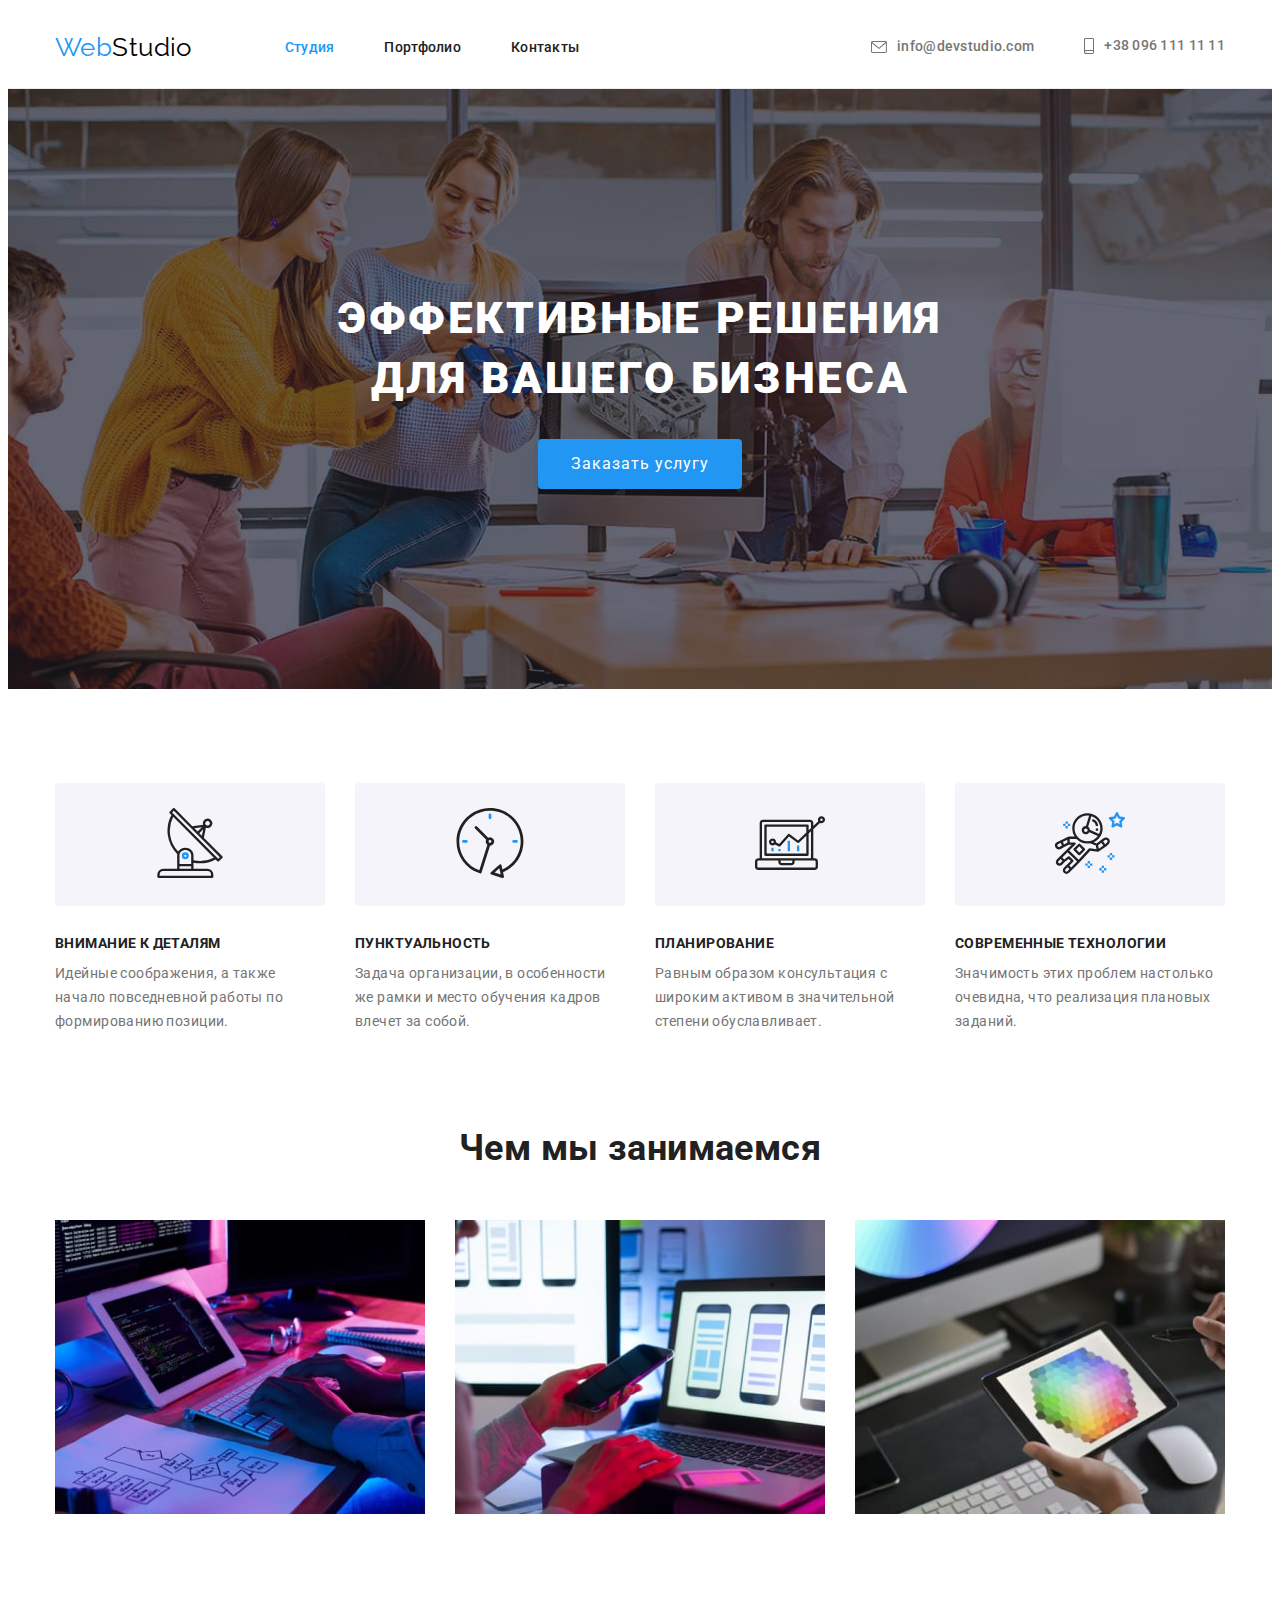
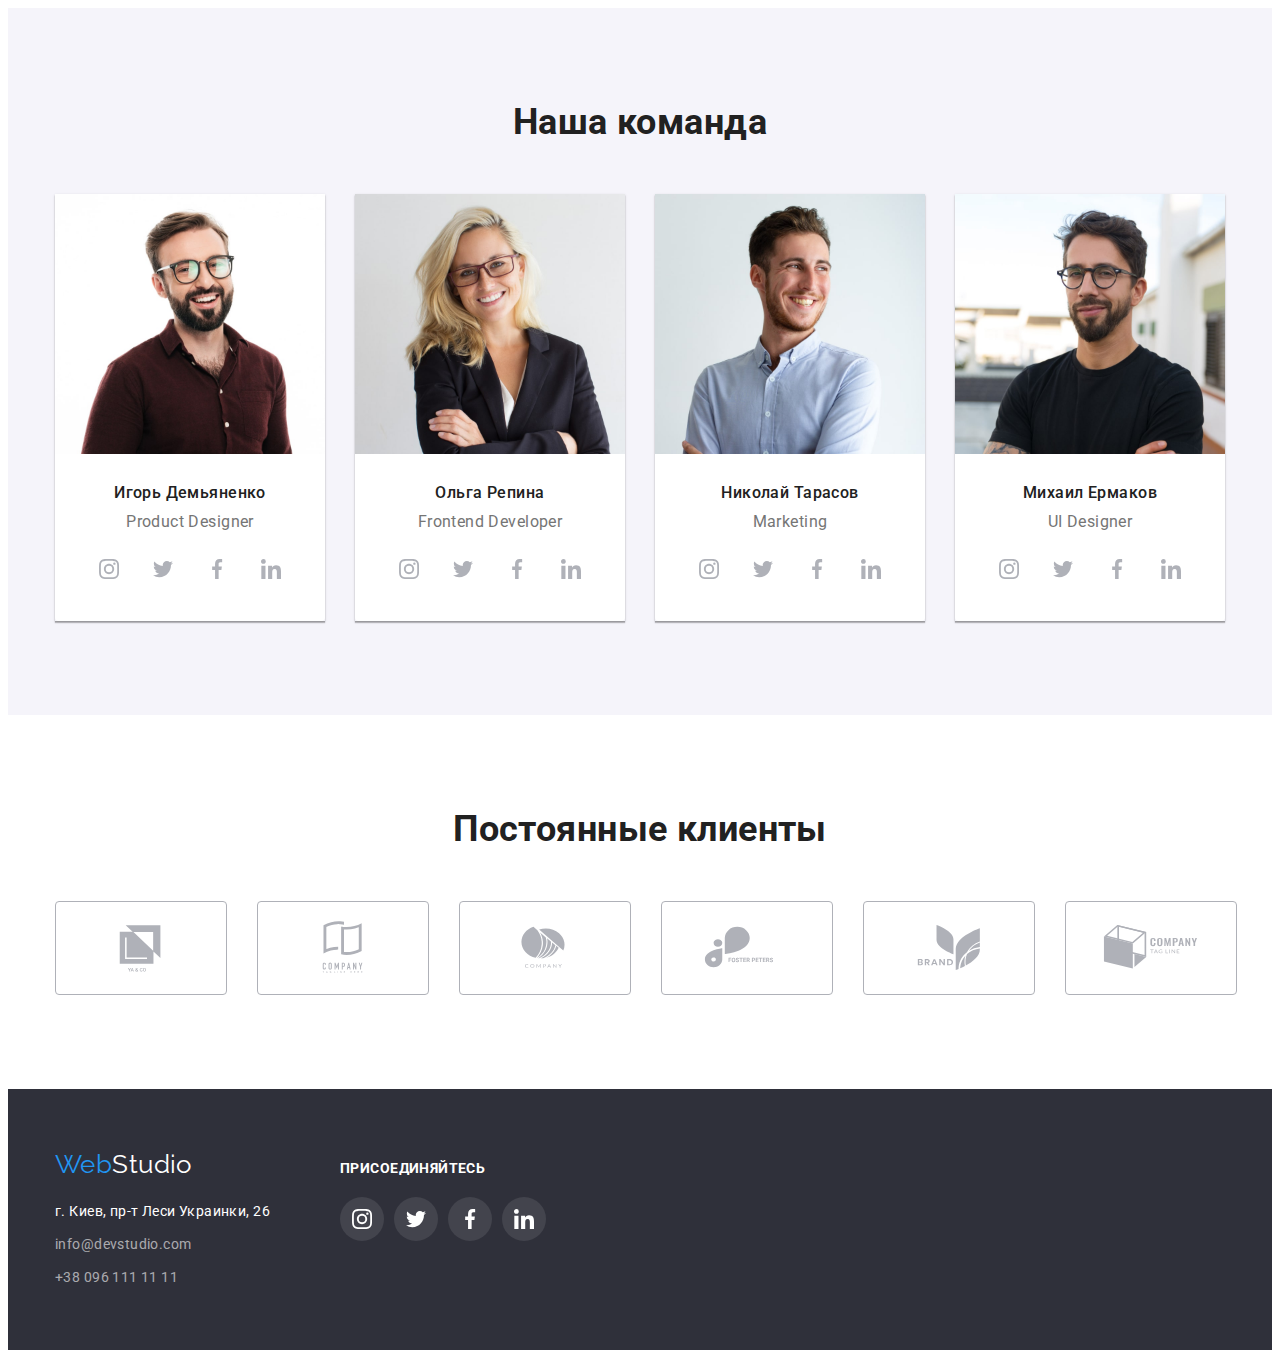
<file: index.html>
<!DOCTYPE html>
<html lang="ru">
  <head>
    <meta charset="UTF-8" />
    <meta http-equiv="X-UA-Compatible" content="IE=edge" />
    <meta name="viewport" content="width=device-width, initial-scale=1.0" />
    <title>Студия</title>
    <!-- Fonts -->
    <link rel="preconnect" href="https://fonts.googleapis.com" />
    <link rel="preconnect" href="https://fonts.gstatic.com" crossorigin />
    <link href="https://fonts.googleapis.com/css2?family=Raleway:wght@700&family=Roboto:wght@400;500;700;900&display=swap" rel="stylesheet" />
    <!-- Modern-normalize -->
    <link
      rel="stylesheet"
      href="https://cdnjs.cloudflare.com/ajax/libs/modern-normalize/1.0.0/modern-normalize.min.css"
      integrity="sha512-ISS7cAi1PEhQ8jnbJpJZMd29NlhNj4AWYyLOSp2CE/CsHxTCu+r+t0D2yoJudVrd0/8fTVPUVDzY5Tvli75u/g=="
      crossorigin="anonymous"
      referrerpolicy="no-referrer"
    />
    <!-- Style -->
    <link rel="stylesheet" href="./css/style.css" />
  </head>
  <body>
    <!--Header-start-->
    <header class="page-header">
      <!-- Header menu -->
      <div class="container">
        <div class="header-inner">
          <nav class="nav-menu">
            <a class="link logo" href="./index.html"><span>Web</span>Studio</a>
            <ul class="menu-list list">
              <li class="menu-item">
                <a class="link menu-link activ-link current" href="./index.html">Студия</a>
              </li>

              <li class="menu-item">
                <a class="link menu-link" href="./portfolio.html">Портфолио</a>
              </li>

              <li class="menu-item">
                <a class="link menu-link" href="#">Контакты</a>
              </li>
            </ul>
          </nav>

          <!-- Header contact -->
          <ul class="menu-adress-list list">
            <li class="menu-adress-item">
              <a class="link address-link" href="mailto:info@devstudio.com">
                <svg class="svg header-mail" width="16" height="12">
                  <use href="./img/symbol-defs.svg#icon-envelope"></use>
                </svg>
                info@devstudio.com</a
              >
            </li>
            <li class="menu-adress-item">
              <a class="link address-link" href="tel:+380961111111">
                <svg class="svg header-tel" width="10" height="16">
                  <use href="./img/symbol-defs.svg#icon-smartphone"></use>
                </svg>
                +38 096 111 11 11</a
              >
            </li>
          </ul>
        </div>
      </div>
    </header>
    <!--Header-end-->

    <!--Hero-start-->
    <main class="main">
      <section class="section section-hero">
        <div class="container">
          <h1 class="title-hero">Эффективные решения для вашего бизнеса</h1>
          <button class="btn btn-hero" type="button">Заказать услугу</button>
        </div>
      </section>
      <!--Hero-end-->

      <!--About-start-->
      <section class="section section-about">
        <h2 class="visually-hidden">Особенности</h2>
        <div class="container">
          <ul class="about-list list">
            <li class="about-item">
              <div class="about-item-svgbox">
                <svg class="about-item-svg" width="70" height="70">
                  <use href="./img/symbol-defs.svg#icon-antenna-1"></use>
                </svg>
              </div>
              <h3 class="about-item-title">Внимание к деталям</h3>
              <p class="about-item-descr">Идейные соображения, а также начало повседневной работы по формированию позиции.</p>
            </li>

            <li class="about-item">
              <div class="about-item-svgbox">
                <svg class="about-item-svg" width="70" height="70">
                  <use href="./img/symbol-defs.svg#icon-clock-1"></use>
                </svg>
              </div>
              <h3 class="about-item-title">Пунктуальность</h3>
              <p class="about-item-descr">Задача организации, в особенности же рамки и место обучения кадров влечет за собой.</p>
            </li>

            <li class="about-item">
              <div class="about-item-svgbox">
                <svg class="about-item-svg" width="70" height="70">
                  <use href="./img/symbol-defs.svg#icon-diagram-1"></use>
                </svg>
              </div>
              <h3 class="about-item-title">Планирование</h3>
              <p class="about-item-descr">Равным образом консультация с широким активом в значительной степени обуславливает.</p>
            </li>

            <li class="about-item">
              <div class="about-item-svgbox">
                <svg class="about-item-svg" width="70" height="70">
                  <use href="./img/symbol-defs.svg#icon-astronaut-1"></use>
                </svg>
              </div>
              <h3 class="about-item-title">Современные технологии</h3>
              <p class="about-item-descr">Значимость этих проблем настолько очевидна, что реализация плановых заданий.</p>
            </li>
          </ul>
        </div>
      </section>

      <!-- Section-how -->
      <section class="section section-how">
        <div class="container">
          <h2 class="title-how title">Чем мы занимаемся</h2>
          <ul class="how-list list">
            <li class="how-item">
              <img class="how-img" src="./img/1.jpg" alt="development" width="370" height="294" />
            </li>

            <li class="how-item">
              <img class="how-img" src="./img/2.jpg" alt="marketing" width="370" height="294" />
            </li>

            <li class="how-item">
              <img class="how-img" src="./img/3.jpg" alt="design" width="370" height="294" />
            </li>
          </ul>
        </div>
      </section>
      <!--About-end-->

      <!--Team-start-->
      <section class="section section-team">
        <div class="container">
          <h2 class="team-title title">Наша команда</h2>
          <ul class="team-list list">
            <li class="team-item">
              <img class="team-img" src="./img/4.jpg" alt="Игорь Демьяненко" width="270" height="260" />
              <div class="team-card-info">
                <h3 class="team-name-title">Игорь Демьяненко</h3>
                <p class="team-job-descr">Product Designer</p>
                <ul class="team-icon-list list">
                  <li class="team-icon-item">
                    <a href="#" class="team-icon-link link">
                      <svg class="team-icon-svg" width="20" height="20">
                        <use href="./img/symbol-defs.svg#icon-instagram-2"></use>
                      </svg>
                    </a>
                  </li>

                  <li class="team-icon-item">
                    <a href="#" class="team-icon-link link">
                      <svg class="team-icon-svg" width="20" height="20">
                        <use href="./img/symbol-defs.svg#icon-twitter-1"></use>
                      </svg>
                    </a>
                  </li>

                  <li class="team-icon-item">
                    <a href="#" class="team-icon-link link">
                      <svg class="team-icon-svg" width="20" height="20">
                        <use href="./img/symbol-defs.svg#icon-facebook-1"></use>
                      </svg>
                    </a>
                  </li>

                  <li class="team-icon-item">
                    <a href="#" class="team-icon-link link">
                      <svg class="team-icon-svg" width="20" height="20">
                        <use href="./img/symbol-defs.svg#icon-linkedin-1"></use>
                      </svg>
                    </a>
                  </li>
                </ul>
              </div>
            </li>

            <li class="team-item">
              <img class="team-img" src="./img/5.jpg" alt="Ольга Репина" width="270" height="260" />
              <div class="team-card-info">
                <h3 class="team-name-title">Ольга Репина</h3>
                <p class="team-job-descr">Frontend Developer</p>
                <ul class="team-icon-list list">
                  <li class="team-icon-item">
                    <a href="#" class="team-icon-link link">
                      <svg class="team-icon-svg" width="20" height="20">
                        <use href="./img/symbol-defs.svg#icon-instagram-2"></use>
                      </svg>
                    </a>
                  </li>

                  <li class="team-icon-item">
                    <a href="#" class="team-icon-link link">
                      <svg class="team-icon-svg" width="20" height="20">
                        <use href="./img/symbol-defs.svg#icon-twitter-1"></use>
                      </svg>
                    </a>
                  </li>

                  <li class="team-icon-item">
                    <a href="#" class="team-icon-link link">
                      <svg class="team-icon-svg" width="20" height="20">
                        <use href="./img/symbol-defs.svg#icon-facebook-1"></use>
                      </svg>
                    </a>
                  </li>

                  <li class="team-icon-item">
                    <a href="#" class="team-icon-link link">
                      <svg class="team-icon-svg" width="20" height="20">
                        <use href="./img/symbol-defs.svg#icon-linkedin-1"></use>
                      </svg>
                    </a>
                  </li>
                </ul>
              </div>
            </li>

            <li class="team-item">
              <img class="team-img" src="./img/6.jpg" alt="Николай Тарасов" width="270" height="260" />
              <div class="team-card-info">
                <h3 class="team-name-title">Николай Тарасов</h3>
                <p class="team-job-descr">Marketing</p>
                <ul class="team-icon-list list">
                  <li class="team-icon-item">
                    <a href="#" class="team-icon-link link">
                      <svg class="team-icon-svg" width="20" height="20">
                        <use href="./img/symbol-defs.svg#icon-instagram-2"></use>
                      </svg>
                    </a>
                  </li>

                  <li class="team-icon-item">
                    <a href="#" class="team-icon-link link">
                      <svg class="team-icon-svg" width="20" height="20">
                        <use href="./img/symbol-defs.svg#icon-twitter-1"></use>
                      </svg>
                    </a>
                  </li>

                  <li class="team-icon-item">
                    <a href="#" class="team-icon-link link">
                      <svg class="team-icon-svg" width="20" height="20">
                        <use href="./img/symbol-defs.svg#icon-facebook-1"></use>
                      </svg>
                    </a>
                  </li>

                  <li class="team-icon-item">
                    <a href="#" class="team-icon-link link">
                      <svg class="team-icon-svg" width="20" height="20">
                        <use href="./img/symbol-defs.svg#icon-linkedin-1"></use>
                      </svg>
                    </a>
                  </li>
                </ul>
              </div>
            </li>

            <li class="team-item">
              <img class="team-img" src="./img/7.jpg" alt="Михаил Ермаков" width="270" height="260" />
              <div class="team-card-info">
                <h3 class="team-name-title">Михаил Ермаков</h3>
                <p class="team-job-descr">UI Designer</p>
                <ul class="team-icon-list list">
                  <li class="team-icon-item">
                    <a href="#" class="team-icon-link link">
                      <svg class="team-icon-svg" width="20" height="20">
                        <use href="./img/symbol-defs.svg#icon-instagram-2"></use>
                      </svg>
                    </a>
                  </li>

                  <li class="team-icon-item">
                    <a href="#" class="team-icon-link link">
                      <svg class="team-icon-svg" width="20" height="20">
                        <use href="./img/symbol-defs.svg#icon-twitter-1"></use>
                      </svg>
                    </a>
                  </li>

                  <li class="team-icon-item">
                    <a href="#" class="team-icon-link link">
                      <svg class="team-icon-svg" width="20" height="20">
                        <use href="./img/symbol-defs.svg#icon-facebook-1"></use>
                      </svg>
                    </a>
                  </li>

                  <li class="team-icon-item">
                    <a href="#" class="team-icon-link link">
                      <svg class="team-icon-svg" width="20" height="20">
                        <use href="./img/symbol-defs.svg#icon-linkedin-1"></use>
                      </svg>
                    </a>
                  </li>
                </ul>
              </div>
            </li>
          </ul>
        </div>
      </section>
      <!--Team-end-->

      <!-- Section-clients -->
      <section class="section section-clients">
        <div class="container">
          <h2 class="clients-title title">Постоянные клиенты</h2>

          <ul class="clients-list list">
            <li class="clients-item">
              <a href="#" class="clients-link">
                <svg class="clients-svg svg" width="106" height="60">
                  <use href="./img/symbol-defs.svg#icon-yaco1"></use>
                </svg>
              </a>
            </li>

            <li class="clients-item">
              <a href="#" class="clients-link">
                <svg class="clients-svg svg" width="106" height="60">
                  <use href="./img/symbol-defs.svg#icon-taglinehere"></use>
                </svg>
              </a>
            </li>

            <li class="clients-item">
              <a href="#" class="clients-link">
                <svg class="clients-svg svg" width="106" height="60">
                  <use href="./img/symbol-defs.svg#icon-company3"></use>
                </svg>
              </a>
            </li>

            <li class="clients-item">
              <a href="#" class="clients-link">
                <svg class="clients-svg svg" width="106" height="60">
                  <use href="./img/symbol-defs.svg#icon-fosterpeters"></use>
                </svg>
              </a>
            </li>

            <li class="clients-item">
              <a href="#" class="clients-link">
                <svg class="clients-svg svg" width="106" height="60">
                  <use href="./img/symbol-defs.svg#icon-brand"></use>
                </svg>
              </a>
            </li>

            <li class="clients-item">
              <a href="#" class="clients-link">
                <svg class="clients-svg svg" width="106" height="60">
                  <use href="./img/symbol-defs.svg#icon-companylast"></use>
                </svg>
              </a>
            </li>
          </ul>
        </div>
      </section>
      <!-- /Section-clients-->

      <!--Footer-start-->
      <footer class="footer">
        <div class="container">
          <div class="footer-inner">
            <div class="footer-info">
              <a class="link logo logo-footer" href="./index.html"><span>Web</span>Studio</a>
              <address class="footer-address">
                <ul class="address-list list">
                  <li class="address-item address-str">
                    <a class="link footer-address-link current" href="https://goo.gl/maps/piqngm7oDQpEDh6u6" target="_blank" rel="noopener nofollow noreferrer"
                      >г. Киев, пр-т Леси Украинки, 26</a
                    >
                  </li>
                  <li class="address-item">
                    <a class="link footer-address-link email" href="mailto:info@devstudio.com">info@devstudio.com</a>
                  </li>
                  <li class="address-item">
                    <a class="link footer-address-link tel" href="tel:+380961111111">+38 096 111 11 11</a>
                  </li>
                </ul>
              </address>
            </div>

            <div class="footer-soc">
              <h2 class="footer-soc-title">присоединяйтесь</h2>
              <ul class="footer-soc-list list">
                <li class="footer-soc-item">
                  <a href="#" class="footer-soc-link link">
                    <svg class="footer-soc-svg svg" width="20" height="20">
                      <use href="./img/symbol-defs.svg#icon-instagram-2"></use>
                    </svg>
                  </a>
                </li>

                <li class="footer-soc-item">
                  <a href="#" class="footer-soc-link link">
                    <svg class="footer-soc-svg svg" width="20" height="20">
                      <use href="./img/symbol-defs.svg#icon-twitter-1"></use>
                    </svg>
                  </a>
                </li>

                <li class="footer-soc-item">
                  <a href="#" class="footer-soc-link link">
                    <svg class="footer-soc-svg svg" width="20" height="20">
                      <use href="./img/symbol-defs.svg#icon-facebook-1"></use>
                    </svg>
                  </a>
                </li>

                <li class="footer-soc-item">
                  <a href="#" class="footer-soc-link link">
                    <svg class="footer-soc-svg svg" width="20" height="20">
                      <use href="./img/symbol-defs.svg#icon-linkedin-1"></use>
                    </svg>
                  </a>
                </li>
              </ul>
            </div>
          </div>
        </div>
      </footer>
      <!--Footer-end-->
    </main>
  </body>
</html>
</file>
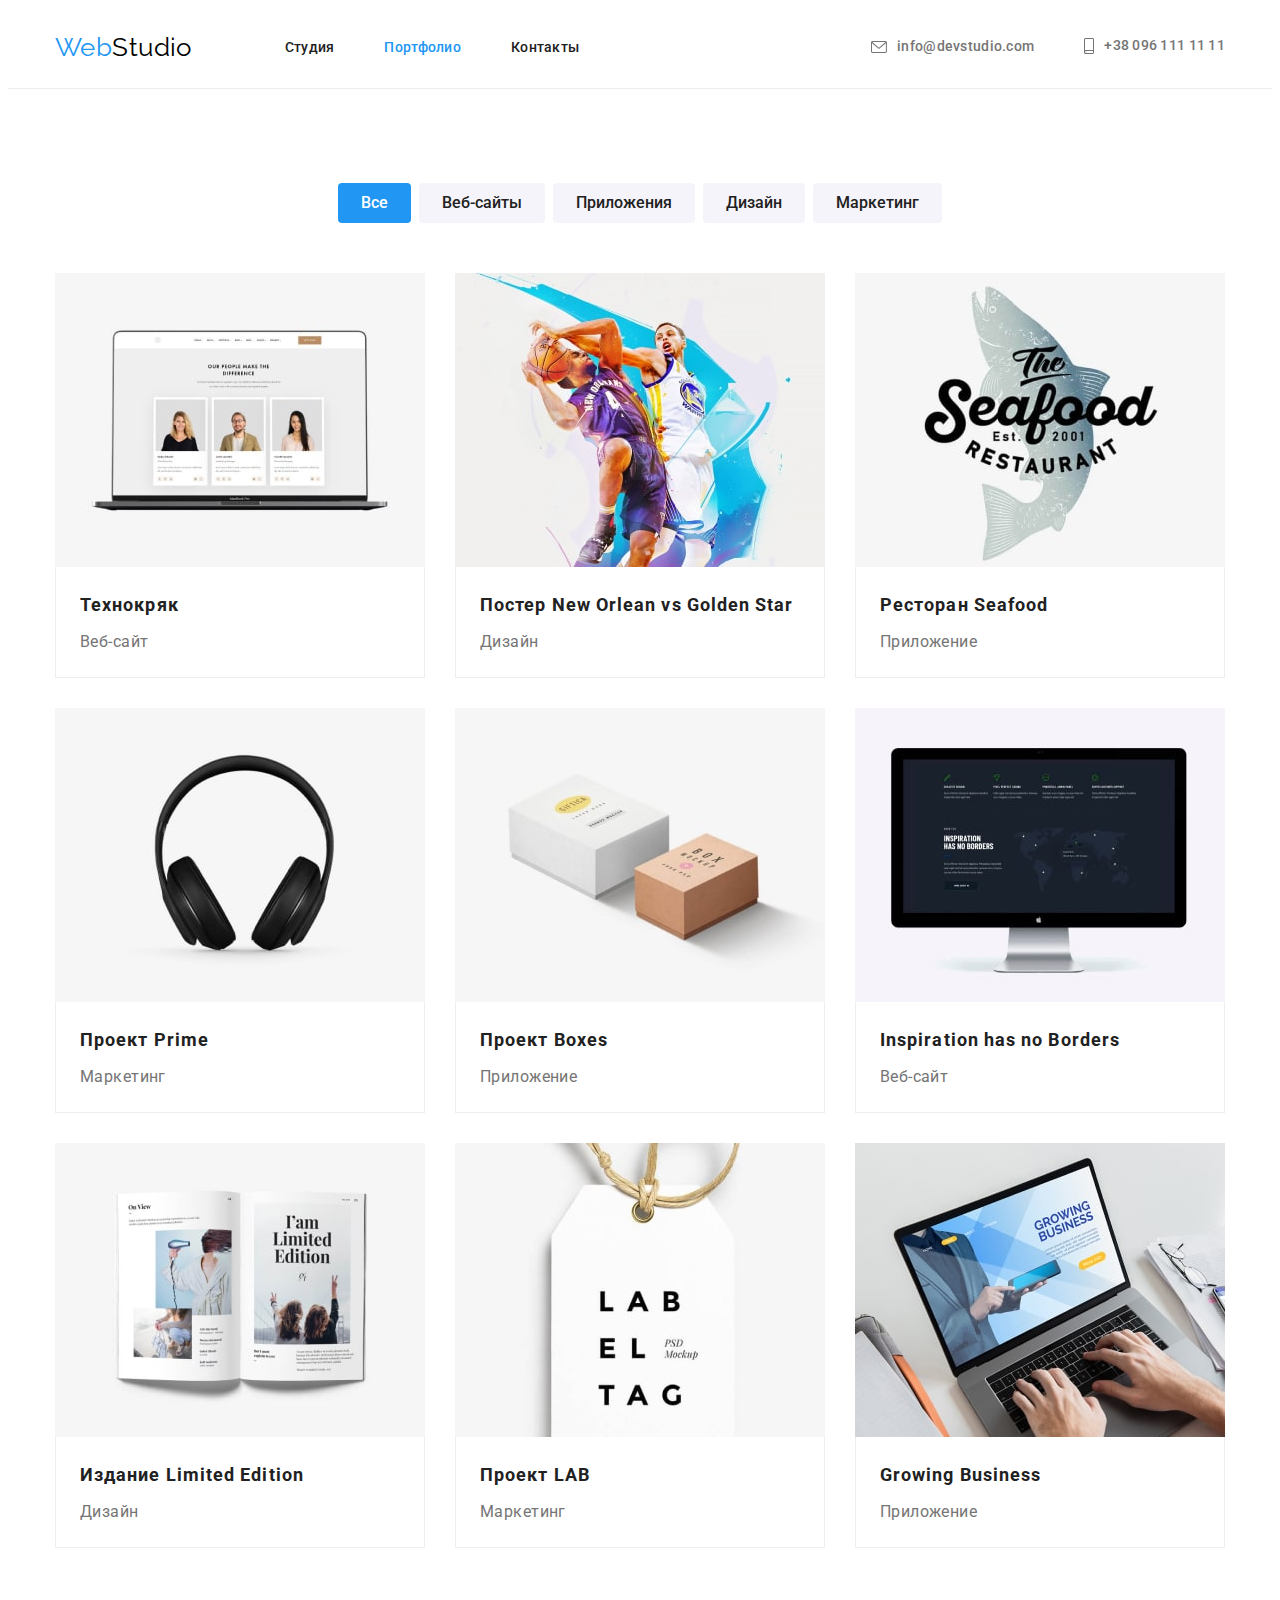
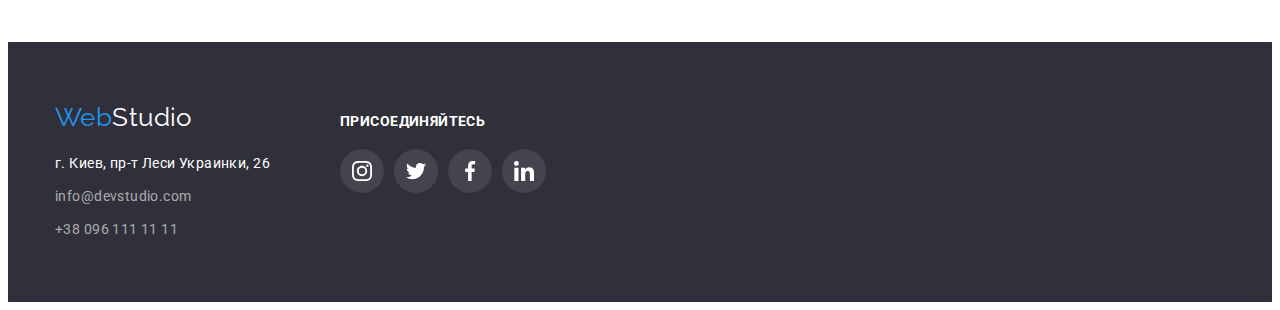
<file: portfolio.html>
<!DOCTYPE html>
<html lang="ru">
  <head>
    <meta charset="UTF-8" />
    <meta http-equiv="X-UA-Compatible" content="IE=edge" />
    <meta name="viewport" content="width=device-width, initial-scale=1.0" />
    <title>Студия</title>
    <!-- Fonts -->
    <link rel="preconnect" href="https://fonts.googleapis.com" />
    <link rel="preconnect" href="https://fonts.gstatic.com" crossorigin />
    <link href="https://fonts.googleapis.com/css2?family=Raleway:wght@700&family=Roboto:wght@400;500;700;900&display=swap" rel="stylesheet" />
    <!-- Modern-normalize -->
    <link
      rel="stylesheet"
      href="https://cdnjs.cloudflare.com/ajax/libs/modern-normalize/1.0.0/modern-normalize.min.css"
      integrity="sha512-ISS7cAi1PEhQ8jnbJpJZMd29NlhNj4AWYyLOSp2CE/CsHxTCu+r+t0D2yoJudVrd0/8fTVPUVDzY5Tvli75u/g=="
      crossorigin="anonymous"
      referrerpolicy="no-referrer"
    />
    <!-- Style -->
    <link rel="stylesheet" href="./css/style.css" />
  </head>
  <body>
    <!--Header-start-->
    <header class="page-header">
      <!-- Header menu -->
      <div class="container">
        <div class="header-inner">
          <nav class="nav-menu">
            <a class="link logo" href="./index.html"><span>Web</span>Studio</a>
            <ul class="menu-list list">
              <li class="menu-item">
                <a class="link menu-link" href="./index.html">Студия</a>
              </li>

              <li class="menu-item">
                <a class="link menu-link activ-link current" href="./portfolio.html">Портфолио</a>
              </li>

              <li class="menu-item">
                <a class="link menu-link" href="#">Контакты</a>
              </li>
            </ul>
          </nav>

          <!-- Header contact -->
          <ul class="menu-adress-list list">
            <li class="menu-adress-item">
              <a class="link address-link" href="mailto:info@devstudio.com">
                <svg class="svg header-mail" width="16" height="12">
                  <use href="./img/symbol-defs.svg#icon-envelope"></use>
                </svg>
                info@devstudio.com</a
              >
            </li>
            <li class="menu-adress-item">
              <a class="link address-link" href="tel:+380961111111">
                <svg class="svg header-tel" width="10" height="16">
                  <use href="./img/symbol-defs.svg#icon-smartphone"></use>
                </svg>
                +38 096 111 11 11</a
              >
            </li>
          </ul>
        </div>
      </div>
    </header>
    <!--Header-end-->

    <!--Start-main-->
    <main>
      <section class="section section-portfolio">
        <h1 class="visually-hidden">Портфолио</h1>

        <!-- Portfolio button -->
        <div class="container">
          <ul class="portfolio-filter list">
            <li class="portfolio-filter-item">
              <button class="btn-filter current" type="button">Все</button>
            </li>
            <li class="portfolio-filter-item">
              <button class="btn-filter" type="button">Веб-сайты</button>
            </li>
            <li class="portfolio-filter-item">
              <button class="btn-filter" type="button">Приложения</button>
            </li>
            <li class="portfolio-filter-item">
              <button class="btn-filter" type="button">Дизайн</button>
            </li>
            <li class="portfolio-filter-item">
              <button class="btn-filter" type="button">Маркетинг</button>
            </li>
          </ul>

          <!-- Portfolio card -->
          <ul class="portfolio-list list">
            <li class="portfolio-item">
              <a class="link portfolio-box-link" href="./portfolio.html">
                <img class="portfolio-item-img" src="./img/portfolio/16.jpg" alt="Технокряк" width="370" height="294" />
                <div class="portfolio-card-info">
                  <h2 class="portfolio-item-title">Технокряк</h2>
                  <p class="portfolio-item-descr">Веб-сайт</p>
                </div>
              </a>
            </li>

            <li class="portfolio-item">
              <a class="link portfolio-box-link" href="./portfolio.html">
                <img class="portfolio-item-img" src="./img/portfolio/8.jpg" alt="Постер New Orlean vs Golden Star" width="370" height="294" />
                <div class="portfolio-card-info">
                  <h2 class="portfolio-item-title">Постер New Orlean vs Golden Star</h2>
                  <p class="portfolio-item-descr">Дизайн</p>
                </div>
              </a>
            </li>

            <li class="portfolio-item">
              <a class="link portfolio-box-link" href="./portfolio.html">
                <img class="portfolio-item-img" src="./img/portfolio/9.jpg" alt="Ресторан Seafood" width="370" height="294" />
                <div class="portfolio-card-info">
                  <h2 class="portfolio-item-title">Ресторан Seafood</h2>
                  <p class="portfolio-item-descr">Приложение</p>
                </div>
              </a>
            </li>

            <li class="portfolio-item">
              <a class="link portfolio-box-link" href="./portfolio.html">
                <img class="portfolio-item-img" src="./img/portfolio/10.jpg" alt="Проект Prime" width="370" height="294" />
                <div class="portfolio-card-info">
                  <h2 class="portfolio-item-title">Проект Prime</h2>
                  <p class="portfolio-item-descr">Маркетинг</p>
                </div>
              </a>
            </li>

            <li class="portfolio-item">
              <a class="link portfolio-box-link" href="./portfolio.html">
                <img class="portfolio-item-img" src="./img/portfolio/11.jpg" alt="Проект Boxes" width="370" height="294" />
                <div class="portfolio-card-info">
                  <h2 class="portfolio-item-title">Проект Boxes</h2>
                  <p class="portfolio-item-descr">Приложение</p>
                </div>
              </a>
            </li>

            <li class="portfolio-item">
              <a class="link portfolio-box-link" href="./portfolio.html">
                <img class="portfolio-item-img" src="./img/portfolio/12.jpg" alt="Inspiration has no Borders" width="370" height="294" />
                <div class="portfolio-card-info">
                  <h2 class="portfolio-item-title">Inspiration has no Borders</h2>
                  <p class="portfolio-item-descr">Веб-сайт</p>
                </div>
              </a>
            </li>

            <li class="portfolio-item">
              <a class="link portfolio-box-link" href="./portfolio.html">
                <img class="portfolio-item-img" src="./img/portfolio/13.jpg" alt="Издание Limited Edition" width="370" height="294" />
                <div class="portfolio-card-info">
                  <h2 class="portfolio-item-title">Издание Limited Edition</h2>
                  <p class="portfolio-item-descr">Дизайн</p>
                </div>
              </a>
            </li>

            <li class="portfolio-item">
              <a class="link portfolio-box-link" href="./portfolio.html">
                <img class="portfolio-item-img" src="./img/portfolio/14.jpg" alt="Проект LAB" width="370" height="294" />
                <div class="portfolio-card-info">
                  <h2 class="portfolio-item-title">Проект LAB</h2>
                  <p class="portfolio-item-descr">Маркетинг</p>
                </div>
              </a>
            </li>

            <li class="portfolio-item">
              <a class="link portfolio-box-link" href="./portfolio.html">
                <img class="portfolio-item-img" src="./img/portfolio/15.jpg" alt="Growing Business" width="370" height="294" />
                <div class="portfolio-card-info">
                  <h2 class="portfolio-item-title">Growing Business</h2>
                  <p class="portfolio-item-descr">Приложение</p>
                </div>
              </a>
            </li>
          </ul>
        </div>
      </section>
    </main>
    <!--End-main-->

    <!--Footer-start-->
    <footer class="footer">
      <div class="container">
        <div class="footer-inner">
          <div class="footer-info">
            <a class="link logo logo-footer" href="./index.html"><span>Web</span>Studio</a>
            <address class="footer-address">
              <ul class="address-list list">
                <li class="address-item address-str">
                  <a class="link footer-address-link current" href="https://goo.gl/maps/piqngm7oDQpEDh6u6" target="_blank" rel="noopener nofollow noreferrer"
                    >г. Киев, пр-т Леси Украинки, 26</a
                  >
                </li>
                <li class="address-item">
                  <a class="link footer-address-link email" href="mailto:info@devstudio.com">info@devstudio.com</a>
                </li>
                <li class="address-item">
                  <a class="link footer-address-link tel" href="tel:+380961111111">+38 096 111 11 11</a>
                </li>
              </ul>
            </address>
          </div>

          <div class="footer-soc">
            <h2 class="footer-soc-title">присоединяйтесь</h2>
            <ul class="footer-soc-list list">
              <li class="footer-soc-item">
                <a href="#" class="footer-soc-link link">
                  <svg class="footer-soc-svg svg" width="20" height="20">
                    <use href="./img/symbol-defs.svg#icon-instagram-2"></use>
                  </svg>
                </a>
              </li>

              <li class="footer-soc-item">
                <a href="#" class="footer-soc-link link">
                  <svg class="footer-soc-svg svg" width="20" height="20">
                    <use href="./img/symbol-defs.svg#icon-twitter-1"></use>
                  </svg>
                </a>
              </li>

              <li class="footer-soc-item">
                <a href="#" class="footer-soc-link link">
                  <svg class="footer-soc-svg svg" width="20" height="20">
                    <use href="./img/symbol-defs.svg#icon-facebook-1"></use>
                  </svg>
                </a>
              </li>

              <li class="footer-soc-item">
                <a href="#" class="footer-soc-link link">
                  <svg class="footer-soc-svg svg" width="20" height="20">
                    <use href="./img/symbol-defs.svg#icon-linkedin-1"></use>
                  </svg>
                </a>
              </li>
            </ul>
          </div>
        </div>
      </div>
    </footer>
    <!--Footer-end-->
  </body>
</html>
</file>
<file: css/style.css>
:root {
  --title-color: #212121;
  --description-color: #757575;
  --white-color: #fff;
  --main-acent-color: #2196f3;
  --bg-white-color: #f5f4fa;
  --bg-gray-color: #2f303a;
  --black-color: #000;
  --footer-color: rgba(255, 255, 255, 0.6);
  --header-border-color: #ececec;
  --btn-hero-hover: #188ce8;
  --icon-color: #afb1b8;
  --bg-footer-icon-color: #43444d;
}

html {
  box-sizing: border-box;
}
*,
*::after,
*::before {
  box-sizing: inherit;
}
/* Стили для обнуления верхних отступов у элементов */
h1,
h2,
h3,
h4,
h5,
h6,
p {
  margin-top: 0;
  margin-bottom: 0;
}
/* Класс для обнуления базовых свойств у списков (ul) */
ul {
  padding-left: 0;
  margin: 0;
}
/* Класс для обнуления базовых свойств у ссылок */
a {
  color: inherit;
}
/* Свойства для корректного отображения картинок */
img {
  display: block;
  max-width: 100%;
  height: auto;
}

address {
  font-style: inherit;
}

.list {
  list-style: none;
}
.link {
  text-decoration: none;
}

.visually-hidden {
  position: absolute;
  width: 1px;
  height: 1px;
  margin: -1px;
  border: 0;
  padding: 0;
  white-space: nowrap;
  clip-path: inset(100%);
  clip: rect(0 0 0 0);
  overflow: hidden;
}

.title {
  font-size: 36px;
  line-height: 1.16;
  text-align: center;
  color: var(--title-color);
}

.container {
  width: 1200px;
  padding-left: 15px;
  padding-right: 15px;
  margin: 0 auto;
}

.section {
  padding-top: 94px;
  padding-bottom: 94px;
}

.svg {
  fill: currentColor;
}

body {
  font-family: 'Roboto', sans-serif;
  color: var(--description-color);
  background-color: var(--white-color);
  letter-spacing: 0.03em;
  font-size: 14px;
  display: flex;
  flex-direction: column;
}

main {
  flex-grow: 1;
}
/*===========Header-start================*/
.page-header {
  padding-top: 24px;
  padding-bottom: 25px;
  border-bottom: 1px solid var(--header-border-color);
}

.header-inner {
  display: flex;
  align-items: center;
}

.logo {
  font-family: Raleway, sans-serif;
  font-size: 26px;
  line-height: 1.19;
  color: var(--black-color);
  margin-right: 93px;
}

.logo span {
  color: var(--main-acent-color);
}

.nav-menu {
  display: flex;
  align-items: center;
}

.menu-list {
  display: flex;
  align-items: center;
  column-gap: 50px;
}

.menu-link {
  color: var(--title-color);
  font-weight: 500;
  font-size: 14px;
  line-height: 1.14;
  letter-spacing: 0.02em;
}

.menu-link:hover,
.menu-link:focus,
.menu-link:active {
  color: var(--main-acent-color);
}

.menu-adress-list {
  display: flex;
  align-items: center;
  margin-left: auto;
  column-gap: 50px;
}

.address-link {
  font-weight: 500;
  font-size: 14px;
  line-height: 1.14;
  letter-spacing: 0.02em;
}

.activ-link.current {
  color: var(--main-acent-color);
}

.address-link {
  display: inline-flex;
  align-items: center;
  color: var(--description-color);
}

.address-link:hover,
.address-link:focus {
  color: var(--main-acent-color);
}

.menu-adress-item .activ-link {
  color: var(--main-acent-color);
}

.header-mail {
  margin-right: 10px;
}

.header-tel {
  margin-right: 10px;
}
/*==================Header-end=====================*/

/*Hero-start*/
.section-hero {
  margin: 0 auto;
  max-width: 1600px;
  padding-top: 200px;
  padding-bottom: 200px;
  text-align: center;
  background-color: var(--bg-gray-color);
  background-image: linear-gradient(to right, rgba(47, 48, 58, 0.4), rgba(47, 48, 58, 0.4)), url(../img/header-bg.jpg);
  background-position: center;
  background-size: cover;
  background-repeat: no-repeat;
}

.title-hero {
  margin: 0 auto;
  max-width: 696px;
  font-weight: 900;
  font-size: 44px;
  line-height: 1.36;
  /* text-align: center; */
  letter-spacing: 0.06em;
  text-transform: uppercase;
  color: var(--white-color);
  margin-bottom: 30px;
}

.btn-hero {
  background-color: var(--main-acent-color);
  cursor: pointer;
  border-radius: 4px;
  border: 1px solid transparent;
  box-shadow: 0px 4px 4px rgb(0 0 0 / 15%);
  color: var(--white-color);
  font-size: 16px;
  line-height: 1.8;
  letter-spacing: 0.06em;
  font-family: inherit;
  padding: 10px 32px;
}

.btn-hero:hover {
  background-color: var(--btn-hero-hover);
}
/*================Hero-end===================*/

/*=================About-start=================*/

.section-about {
  padding-bottom: 47px;
}

.about-list {
  display: flex;
  align-items: center;
  column-gap: 30px;
  row-gap: 10px;
}

.about-item-svgbox {
  background-color: var(--bg-white-color);
  border-radius: 4px;
  margin-bottom: 30px;
  padding: 25px 100px;
}

.about-item-title {
  font-size: 14px;
  line-height: 1.14;
  text-transform: uppercase;
  color: var(--title-color);
  margin-bottom: 10px;
}

.about-item-descr {
  max-width: 270px;
  font-size: 14px;
  line-height: 1.71;
}

.section-how {
  padding-top: 47px;
}

.title-how {
  margin-bottom: 50px;
}

.how-list {
  display: flex;
  align-items: center;
  column-gap: 30px;
  row-gap: 10px;
}

/*===================About-end==================*/

/*=================Team-start====================*/
.section-team {
  background-color: var(--bg-white-color);
}

.team-title {
  margin-bottom: 50px;
}

.team-list {
  display: flex;
  align-items: center;
  column-gap: 30px;
  row-gap: 10px;
}

.team-item {
  width: calc((100% - 90px) / 4);
  /* calc((100% - кол-во_зазоров_в_строке * значение_одного_зазора) / кол-во_элементов_в_строке) */
  box-shadow: 0px 1px 3px rgba(0, 0, 0, 0.12), 0px 1px 1px rgba(0, 0, 0, 0.14), 0px 2px 1px rgba(0, 0, 0, 0.2);
}

.team-card-info {
  padding: 30px 10px;
  text-align: center;
  background: var(--white-color);
  border-radius: 0px 0px 4px 4px;
}

.team-name-title {
  font-weight: 500;
  font-size: 16px;
  line-height: 1.18;
  color: var(--title-color);
  margin-bottom: 10px;
}

.team-job-descr {
  font-size: 16px;
  line-height: 1.18;
  margin-bottom: 16px;
}

.team-icon-list {
  display: flex;
  justify-content: center;
  align-items: center;
  column-gap: 10px;
}

.team-icon-link {
  display: inline-flex;
  justify-content: center;
  align-items: center;
  width: 44px;
  height: 44px;
  color: var(--icon-color);
}

.team-icon-link:hover,
.team-icon-link:focus {
  background-color: var(--main-acent-color);
  border-radius: 50%;
  color: var(--white-color);
}

.team-icon-svg {
  fill: currentColor;
}
/*====================Team-end===================*/

/*===================Clients-start=============*/
.clients-title {
  margin-bottom: 50px;
}

.clients-list {
  display: flex;
  align-items: center;
  column-gap: 30px;
}

.clients-link {
  display: inline-flex;
  padding: 16px 32px;
  color: var(--icon-color);
  border: 1px solid var(--icon-color);
  border-radius: 4px;
}

.clients-link:hover,
.clients-link:focus {
  border: 1px solid var(--main-acent-color);
  color: var(--main-acent-color);
}

/*===================Clients-end=============*/

/*==================Footer-start===================*/
.footer {
  padding-top: 60px;
  padding-bottom: 60px;
  background-color: var(--bg-gray-color);
}

.footer-inner {
  display: flex;
  align-items: baseline;
  column-gap: 70px;
}

.logo-footer {
  display: block;
  color: var(--white-color);
  margin-right: 0;
  margin-bottom: 20px;
}

.address-item:not(:last-child) {
  margin-bottom: 9px;
}

.footer-address-link {
  font-size: 14px;
  line-height: 1.71;
  color: var(--footer-color);
}

.footer-address-link.current {
  color: var(--white-color);
}

.email:hover,
.email:focus {
  color: var(--main-acent-color);
}

.tel:hover,
.tel:focus {
  color: var(--main-acent-color);
}

.footer-soc-title {
  font-size: 14px;
  line-height: 1.14;
  letter-spacing: 0.03em;
  text-transform: uppercase;

  color: #ffffff;
  margin-bottom: 20px;
}
.footer-soc-list {
  display: flex;
  align-items: center;
  column-gap: 10px;
}

.footer-soc-link {
  display: inline-flex;
  justify-content: center;
  align-items: center;
  width: 44px;
  height: 44px;
  color: var(--white-color);
  background-color: var(--bg-footer-icon-color);
  border-radius: 50%;
}

.footer-soc-link:hover,
.footer-soc-link:focus {
  background-color: var(--main-acent-color);
}

.footer-soc-svg {
}
/*=================Footer-end==================*/

/*================Index.html-end=============*/

/*====================Portfolio button============*/
.portfolio-filter {
  display: flex;
  align-items: center;
  justify-content: center;
  margin-bottom: 50px;
  column-gap: 8px;
}

.btn-filter {
  padding: 6px 22px;
  font-weight: 500;
  font-size: 16px;
  line-height: 1.62;
  color: var(--title-color);
  background: var(--bg-white-color);
  border: 1px solid transparent;
  border-radius: 4px;
  cursor: pointer;
  font-family: inherit;
}

.btn-filter.current {
  background-color: var(--main-acent-color);
  color: var(--white-color);
}

.btn-filter:hover,
.btn-filter:focus,
.btn-filter:active {
  background: var(--main-acent-color);
  color: var(--white-color);
  box-shadow: 0px 3px 1px rgba(0, 0, 0, 0.1), 0px 1px 2px rgba(0, 0, 0, 0.08), 0px 2px 2px rgba(0, 0, 0, 0.12);
}

/*==================Portfolio card==================*/

.portfolio-list {
  display: flex;
  align-items: center;
  flex-wrap: wrap;
  row-gap: 30px;
  column-gap: 30px;
}

.portfolio-item {
  width: calc((100% - 60px) / 3);
  /* calc((100% - кол-во_зазоров_в_строке * значение_одного_зазора) / кол-во_элементов_в_строке) */
}

.portfolio-item:hover,
.portfolio-item:focus {
  box-shadow: 0px 1px 1px rgba(0, 0, 0, 0.12), 0px 4px 4px rgba(0, 0, 0, 0.06), 1px 4px 6px rgba(0, 0, 0, 0.16);
}

.portfolio-card-info {
  padding: 20px 24px;
  background: #ffffff;
  border-bottom: 1px solid #eeeeee;
  border-right: 1px solid #eeeeee;
  border-left: 1px solid #eeeeee;
}

.portfolio-item-title {
  font-size: 18px;
  line-height: 2;
  letter-spacing: 0.06em;
  color: var(--title-color);
  margin-bottom: 4px;
}

.portfolio-item-descr {
  font-size: 16px;
  line-height: 1.87;
  color: var(--description-color);
}

/*================Portfolio.html-end==================*/
</file>
